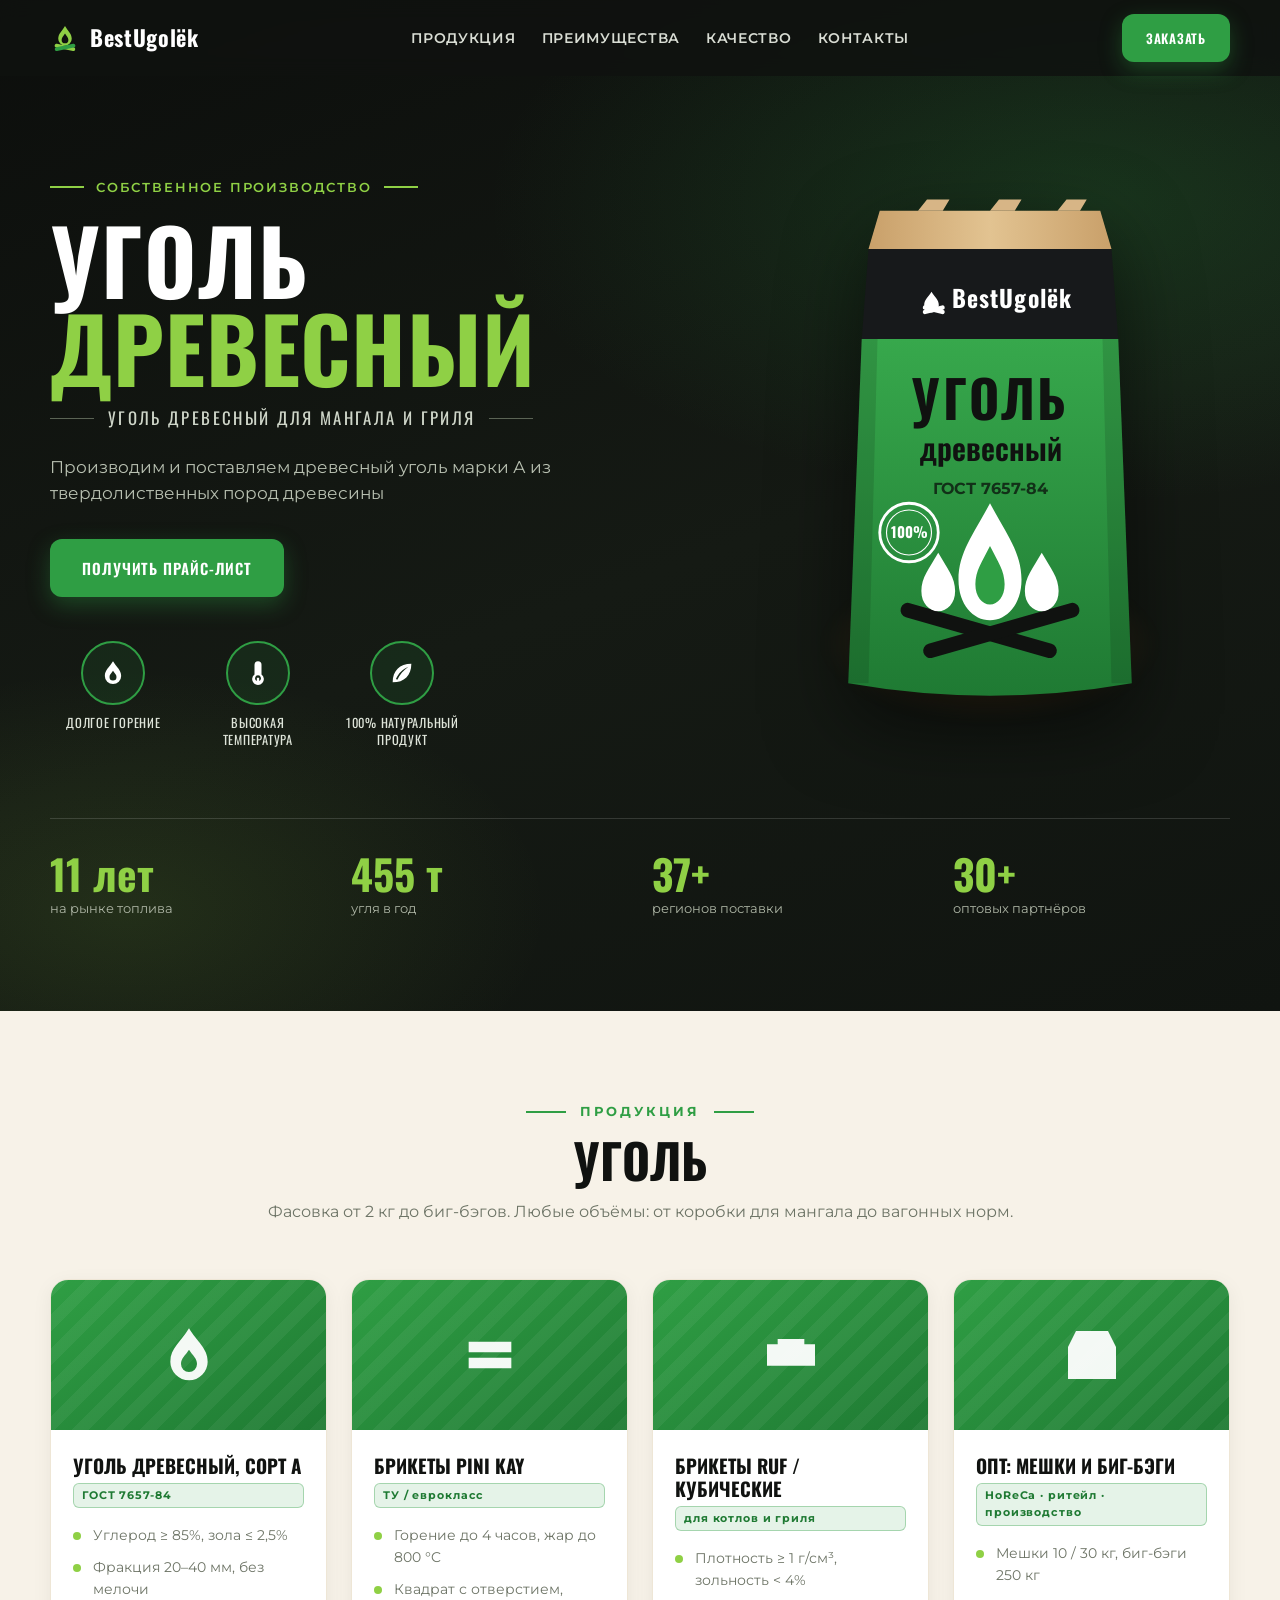
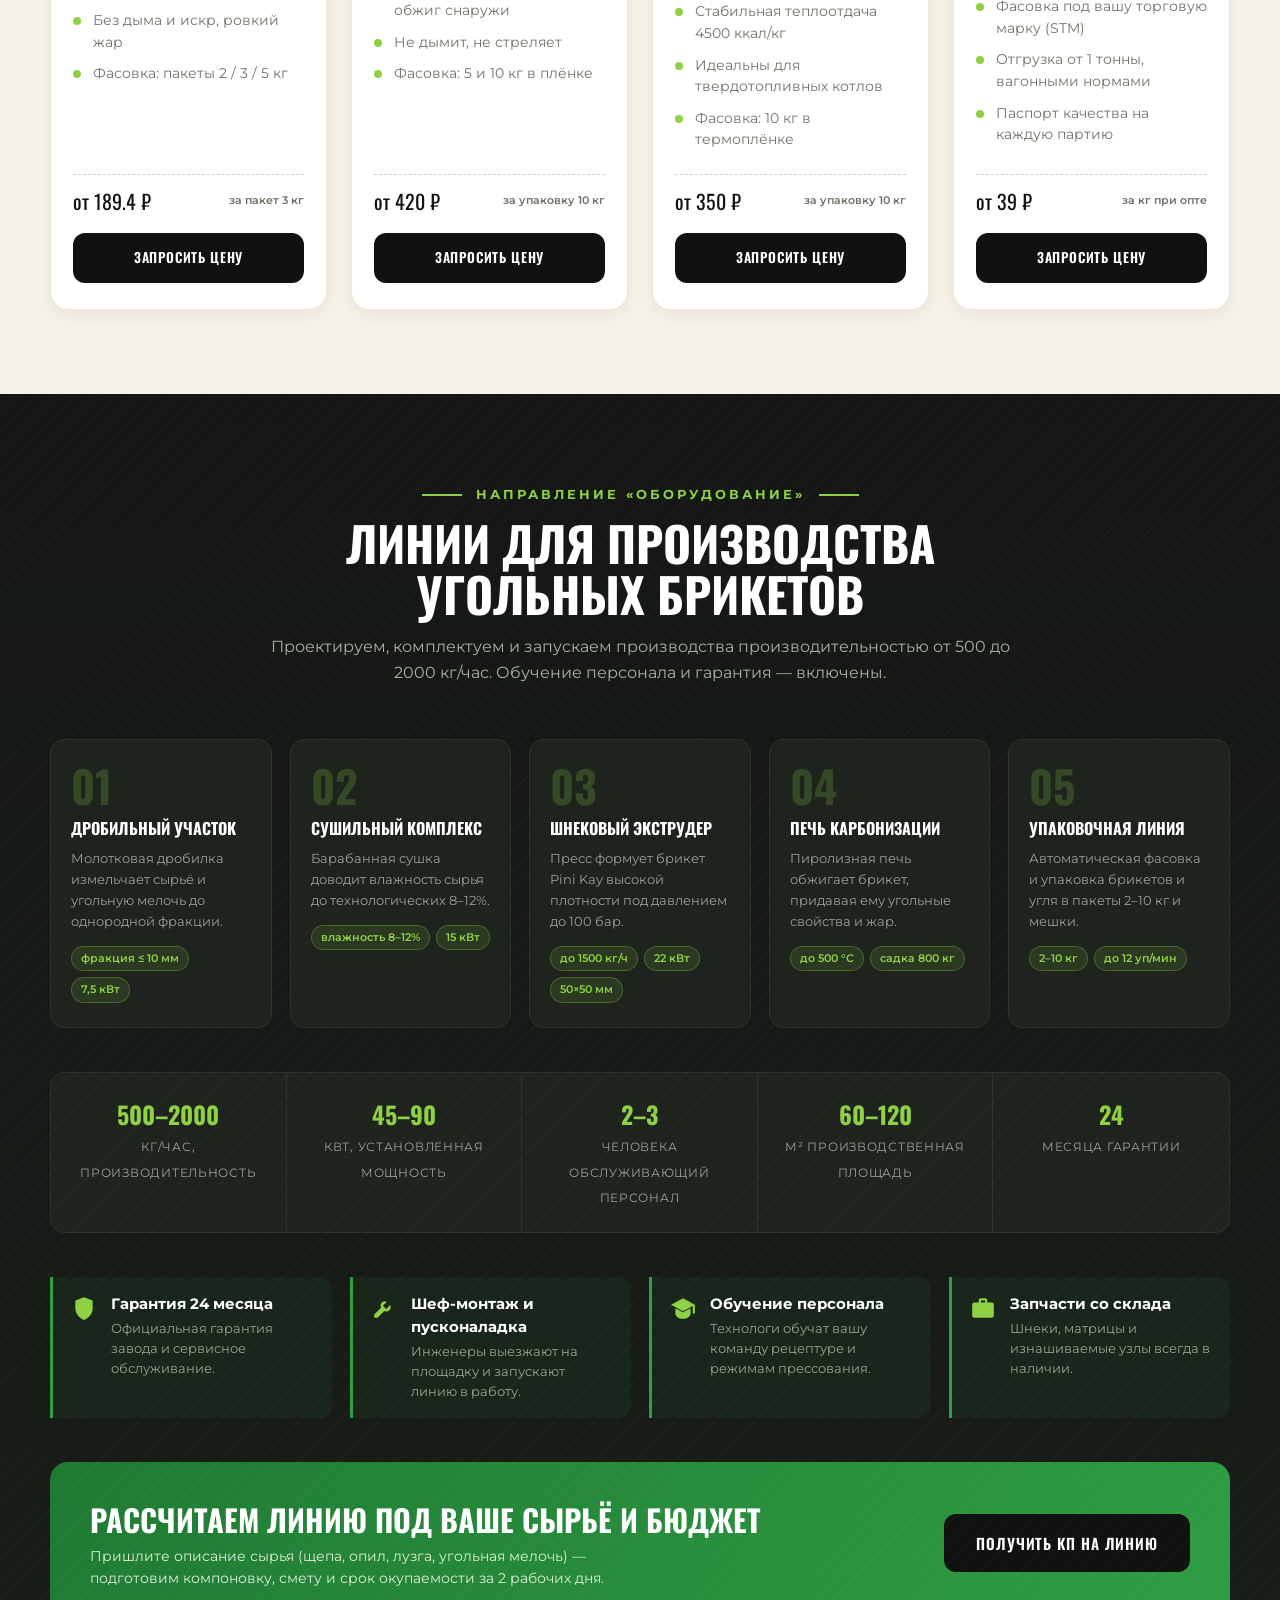
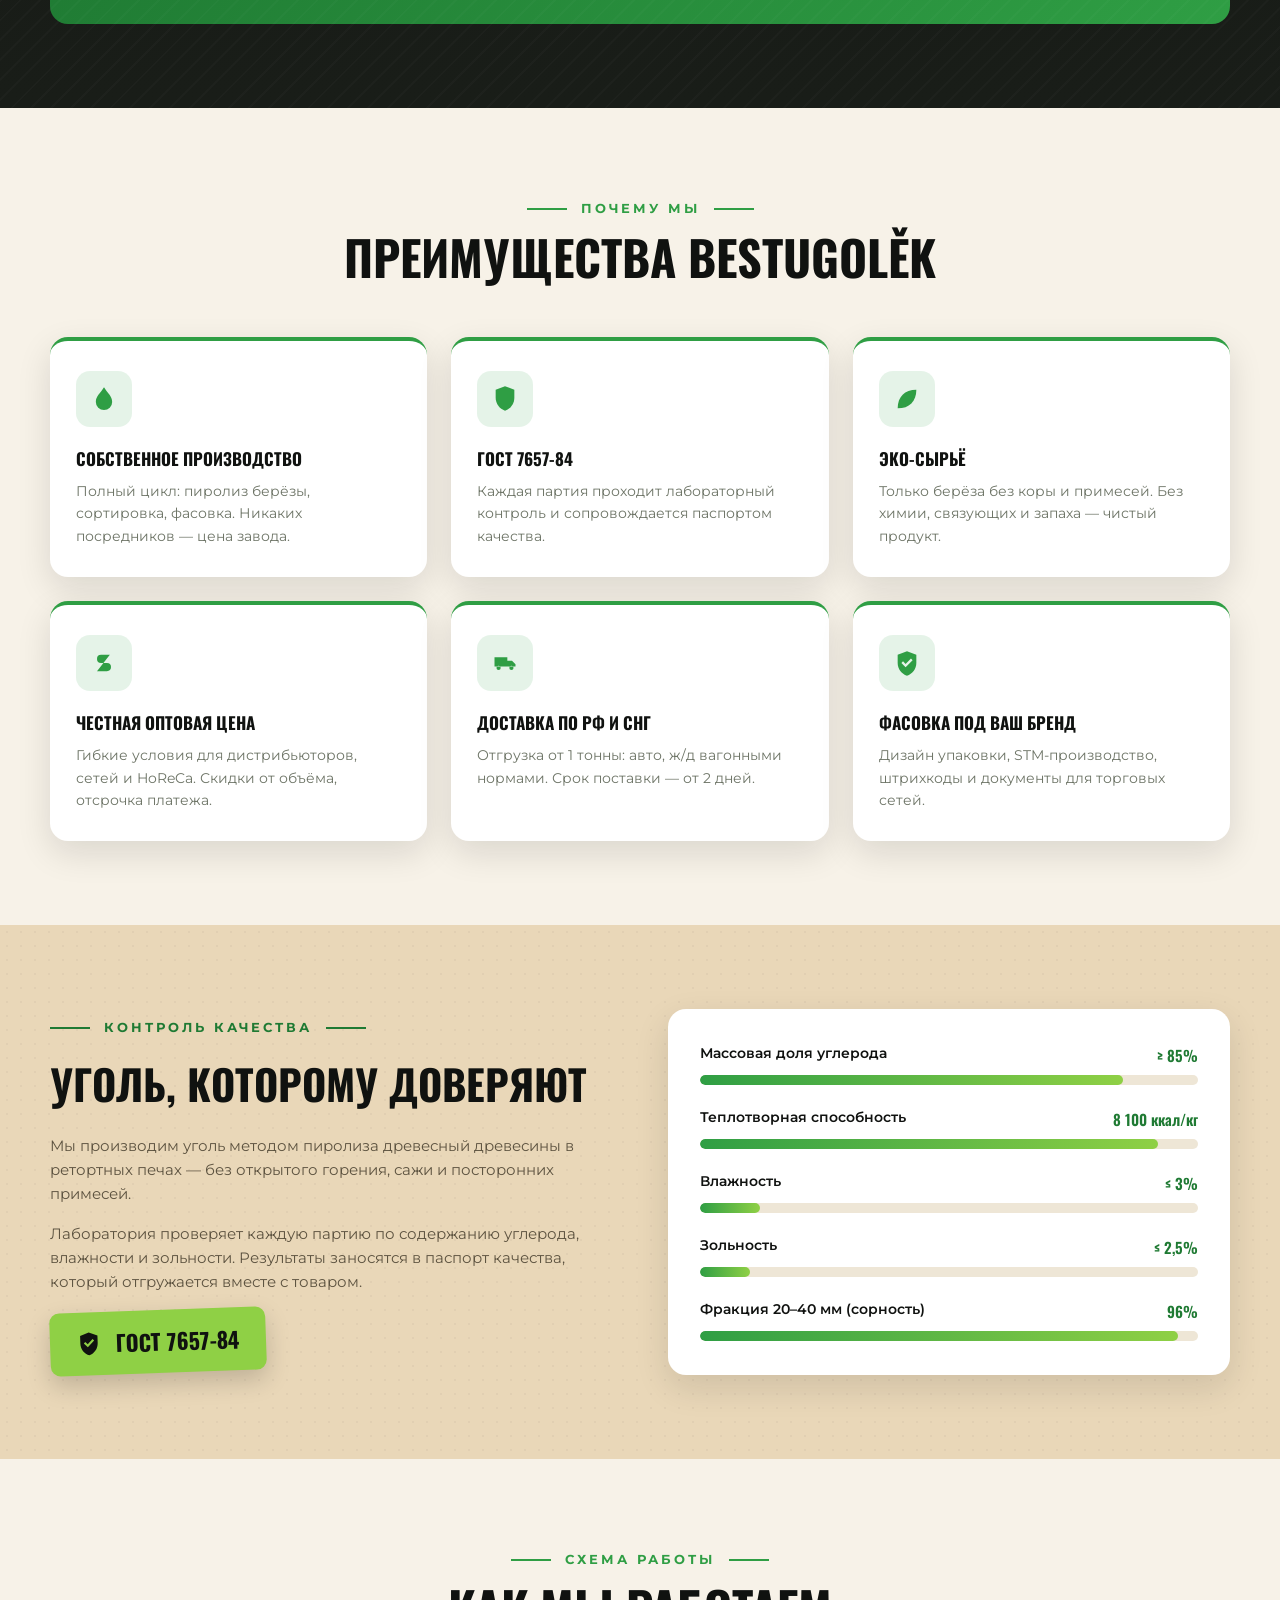
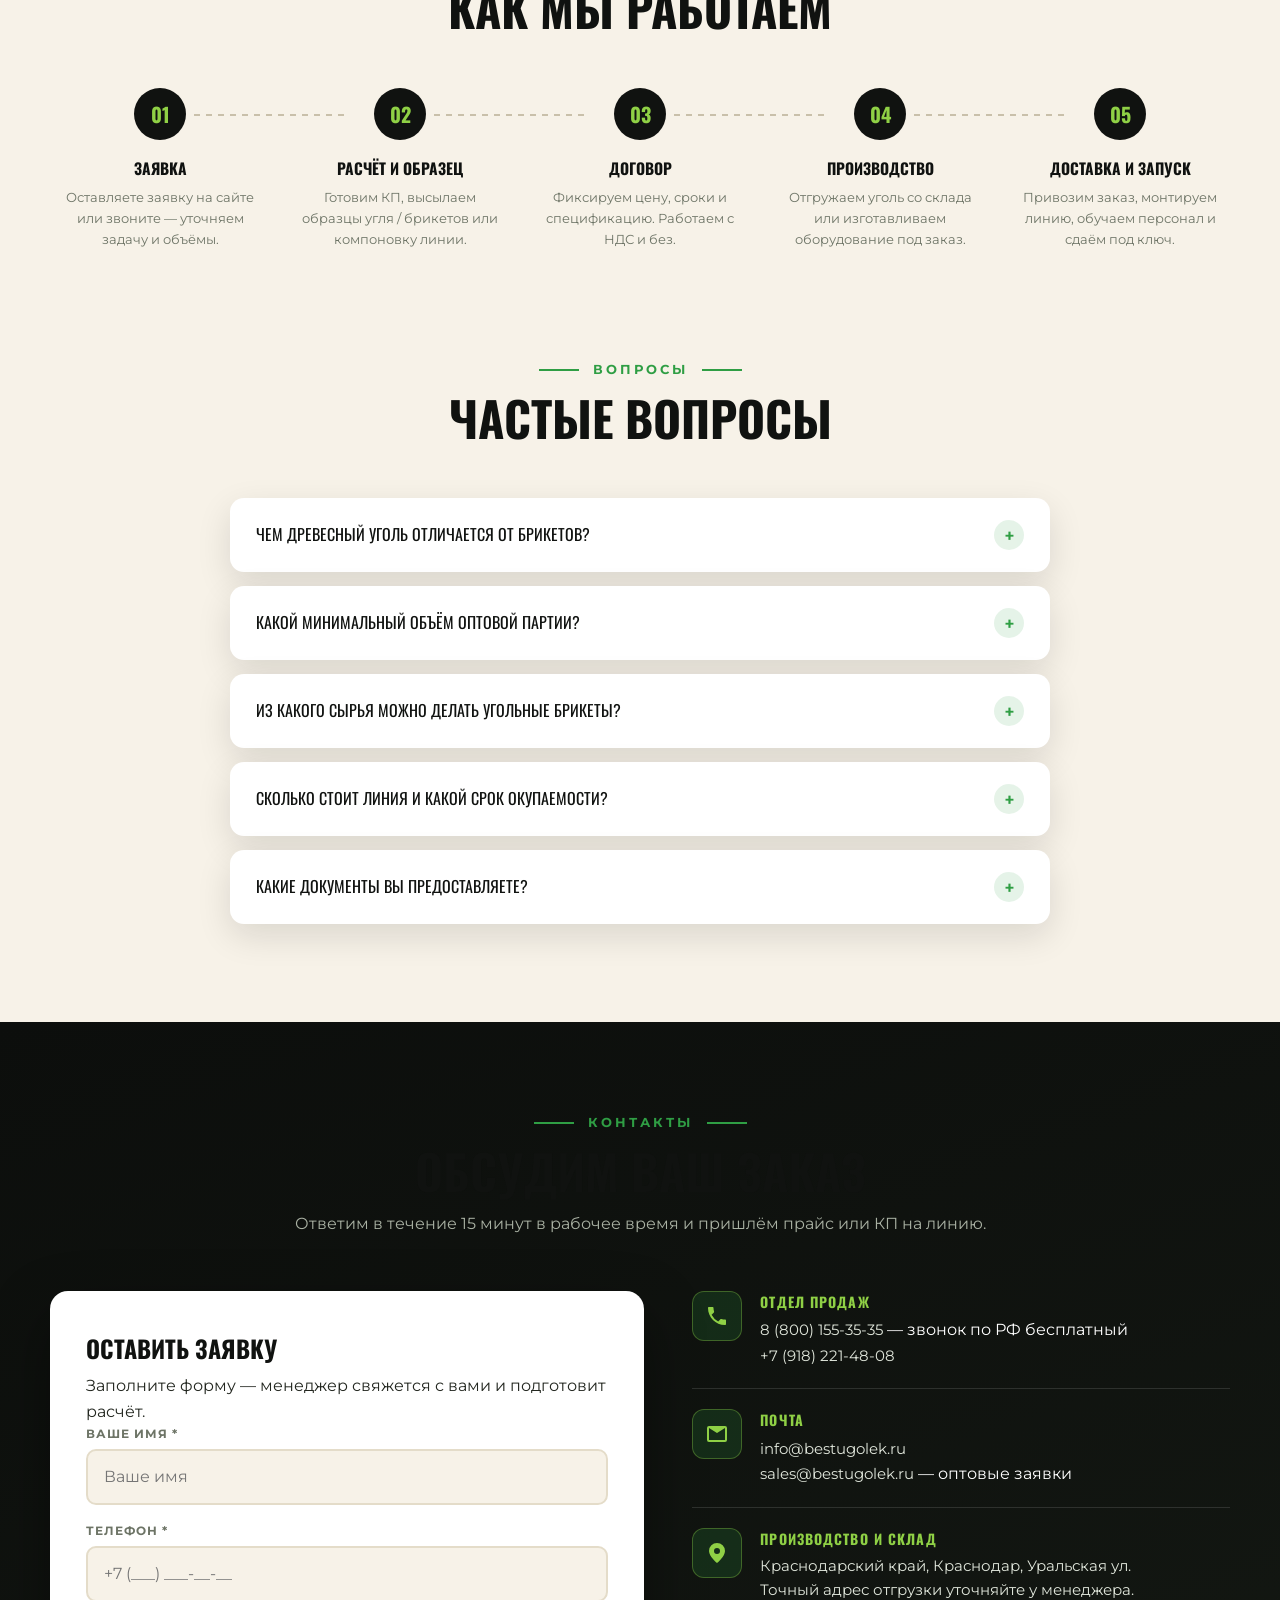
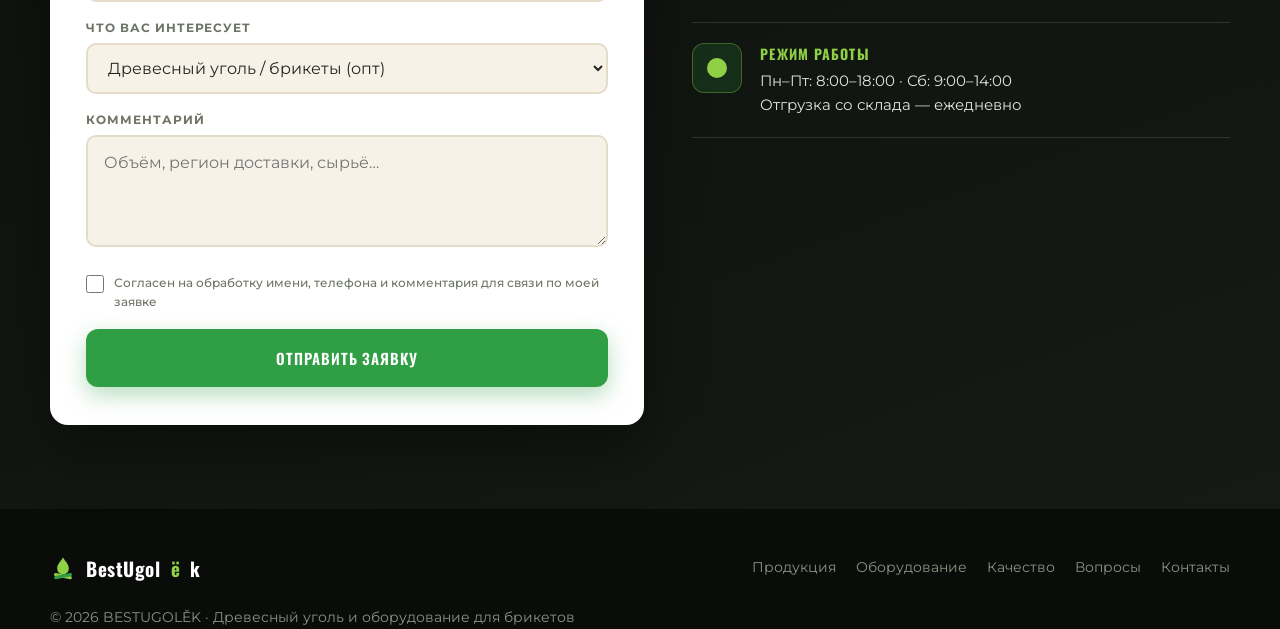
<file: index.html>
<!DOCTYPE html>
<html lang="ru">
<head>
<meta charset="UTF-8">
<meta name="application-name" content="BESTUGOLĚK">
<meta property="og:site_name" content="BESTUGOLĚK">
<meta property="og:title" content="BESTUGOLĚK — древесный уголь">
<meta property="og:description" content="Уголь и брикеты от производителя. Оптовые поставки по России и оборудование для производства брикетов под ключ.">
<meta property="og:type" content="website">
<meta name="viewport" content="width=device-width, initial-scale=1.0, viewport-fit=cover">
<title>BESTUGOLĚK — древесный уголь от производителя | Оборудование для угольных брикетов</title>
<meta name="description" content="Древесный уголь и брикеты от производителя по ГОСТ 7657-84. Оборудование и линии для производства угольных брикетов под ключ. Оптовые поставки по всей России.">
<link rel="preconnect" href="https://fonts.googleapis.com">
<link rel="preconnect" href="https://fonts.gstatic.com" crossorigin>
<link href="https://fonts.googleapis.com/css2?family=Oswald:wght@500;600;700&family=Montserrat:wght@400;500;600;700&display=swap" rel="stylesheet">
<link rel="stylesheet" href="./styles.css?v=mobile-2">
</head>
<body>
<a class="skip-link" href="#main">Перейти к содержимому</a>

<!-- ================= HEADER ================= -->
<header id="header">
  <div class="container header-inner">
    <a href="#top" class="logo" aria-label="BestUgolёk — на главную">
      <svg width="30" height="30" viewBox="0 0 40 40" fill="none">
        <path d="M20 4c4 7 9 10 9 17a9 9 0 0 1-18 0c0-7 5-10 9-17z" fill="#8fd045"/>
        <path d="M20 14c2 3.5 4.5 5 4.5 8.5a4.5 4.5 0 0 1-9 0c0-3.5 2.5-5 4.5-8.5z" fill="#101210"/>
        <rect x="6" y="30" width="28" height="5" rx="2.5" transform="rotate(12 20 32)" fill="#8fd045"/>
        <rect x="6" y="30" width="28" height="5" rx="2.5" transform="rotate(-12 20 32)" fill="#2f9e44"/>
      </svg>
      BestUgolёk
    </a>
    <nav class="main" id="nav" aria-label="Основная навигация">
      <a href="#products">Продукция</a>
      <a href="#advantages">Преимущества</a>
      <a href="#quality">Качество</a>
      <a href="#contacts">Контакты</a>
    </nav>
    <a href="#contacts" class="btn btn-primary header-cta">Заказать</a>
    <button type="button" class="burger" id="burger" aria-label="Открыть меню" aria-expanded="false" aria-controls="nav"><span></span><span></span><span></span></button>
  </div>
</header>

<main id="main">
<!-- ================= HERO ================= -->
<div class="hero" id="top">
  
  <div class="container">
     <div id="embers"></div>
    <div class="hero-grid">
      <div>
        <span class="hero-kicker">Собственное производство</span>
        <h1>Уголь<br><span class="green">древесный</span></h1>
        <p class="hero-sub">Уголь древесный для мангала и гриля</p>
        <p class="hero-lead">Производим и поставляем древесный уголь марки А из твердолиственных пород древесины</p>
        <div class="hero-actions">
          <a href="#contacts" class="btn btn-primary" data-interest="opt">Получить прайс-лист</a>
        </div>
        <div class="hero-badges">
          <div class="hbadge"><div class="ic"><svg viewBox="0 0 24 24"><path d="M12 2c3 5 7 7.5 7 12.5A7 7 0 0 1 5 14.5C5 9.5 9 7 12 2zm0 8c-1.4 2.2-3 3.2-3 5.4a3 3 0 0 0 6 0c0-2.2-1.6-3.2-3-5.4z"/></svg></div><p>Долгое горение</p></div>
          <div class="hbadge"><div class="ic"><svg viewBox="0 0 24 24"><path d="M12 2a3 3 0 0 1 3 3v8.2a5 5 0 1 1-6 0V5a3 3 0 0 1 3-3zm0 12a2.5 2.5 0 0 0-1 4.8V16h2v2.8a2.5 2.5 0 0 0-1-4.8z"/></svg></div><p>Высокая температура</p></div>
          <div class="hbadge"><div class="ic"><svg viewBox="0 0 24 24"><path d="M20 4C10 4 4 10 4 20c10 0 16-6 16-16zM6.8 17.2C9 12 13 8.5 17.5 6.6 13.5 9.5 10 13 8 17.8z"/></svg></div><p>100% натуральный продукт</p></div>
        </div>
      </div>
      <div class="hero-visual">
        <!-- Фирменный мешок -->
        <svg class="bag-svg" viewBox="0 0 320 470" role="img" aria-label="Мешок древесного угля BestUgolёk">
          <defs>
            <linearGradient id="gGreen" x1="0" y1="0" x2="0" y2="1">
              <stop offset="0" stop-color="#37a84c"/><stop offset="1" stop-color="#1f7a33"/>
            </linearGradient>
            <linearGradient id="gKraft" x1="0" y1="0" x2="1" y2="0">
              <stop offset="0" stop-color="#c9a06a"/><stop offset=".5" stop-color="#e2c391"/><stop offset="1" stop-color="#c9a06a"/>
            </linearGradient>
          </defs>
          <path d="M62 14 L258 14 L268 48 L52 48 Z" fill="url(#gKraft)"/>
          <path d="M96 14 l8 -10 h20 l-6 10z M160 14 l8 -10 h20 l-6 10z M220 14 l8 -10 h18 l-6 10z" fill="#d7b586"/>
          <path d="M52 48 L268 48 L274 128 L46 128 Z" fill="#17191b"/>
          <g transform="translate(160,92)">
            <path d="M-52 -6c3 5 6.5 7 6.5 12a6.5 6.5 0 0 1-13 0c0-5 3.5-7 6.5-12z" fill="#fff"/>
            <rect x="-60" y="8" width="20" height="4" rx="2" transform="rotate(14 -50 10)" fill="#fff"/>
            <rect x="-60" y="8" width="20" height="4" rx="2" transform="rotate(-14 -50 10)" fill="#fff"/>
            <text x="-34" y="8" font-family="Oswald,sans-serif" font-weight="700" font-size="21" fill="#fff" letter-spacing="1">BestUgolёk</text>
          </g>
          <path d="M46 128 L274 128 L286 434 Q160 456 34 434 Z" fill="url(#gGreen)"/>
          <path d="M46 128 L60 128 L52 434 L34 434 Z" fill="#000" opacity=".12"/>
          <path d="M274 128 L260 128 L268 434 L286 434 Z" fill="#000" opacity=".12"/>
          <text x="160" y="200" text-anchor="middle" font-family="Oswald,sans-serif" font-weight="700" font-size="46" fill="#101210" letter-spacing="2">УГОЛЬ</text>
          <text x="160" y="236" text-anchor="middle" font-family="Oswald,sans-serif" font-weight="600" font-size="27" fill="#101210">древесный</text>
          <text x="160" y="266" text-anchor="middle" font-family="Montserrat,sans-serif" font-weight="700" font-size="14" fill="#123018">ГОСТ 7657-84</text>
          <g transform="translate(88,300)">
            <circle r="26" fill="none" stroke="#fff" stroke-width="2.5"/>
            <circle r="20" fill="none" stroke="#fff" stroke-width="1"/>
            <text y="5" text-anchor="middle" font-family="Oswald,sans-serif" font-weight="700" font-size="13" fill="#fff">100%</text>
          </g>
          <g transform="translate(160,352)">
            <rect x="-72" y="30" width="144" height="13" rx="6.5" transform="rotate(16)" fill="#101210"/>
            <rect x="-72" y="30" width="144" height="13" rx="6.5" transform="rotate(-16)" fill="#101210"/>
            <path d="M0 -78 C15 -50 28 -34 28 -10 C28 12 15 26 0 26 C-15 26 -28 12 -28 -10 C-28 -34 -15 -50 0 -78 Z" fill="#fff"/>
            <path d="M0 -40 C7 -26 13 -18 13 -6 C13 5 7 12 0 12 C-7 12 -13 5 -13 -6 C-13 -18 -7 -26 0 -40 Z" fill="#2f9e44"/>
            <path d="M-46 -34 C-38 -20 -31 -12 -31 0 C-31 11 -38 18 -46 18 C-54 18 -61 11 -61 0 C-61 -12 -54 -20 -46 -34 Z" fill="#fff"/>
            <path d="M46 -34 C54 -20 61 -12 61 0 C61 11 54 18 46 18 C38 18 31 11 31 0 C31 -12 38 -20 46 -34 Z" fill="#fff"/>
          </g>
        </svg>
      </div>
    </div>

            <div class="hero-stats">
      <div class="stat"><b><span class="counter" data-count="12">0</span> лет</b><span>на рынке топлива</span></div>
      <div class="stat"><b><span class="counter" data-count="500">0</span> т</b><span>угля в год</span></div>
      <div class="stat"><b><span class="counter" data-count="40">0</span>+</b><span>регионов поставки</span></div>
      <div class="stat"><b><span class="counter" data-count="32">0</span>+</b><span>оптовых партнёров</span></div>
    </div>
  </div>
</div>

<!-- ================= PRODUCTS ================= -->
<section id="products">
  <div class="container">
    <div class="section-head reveal">
      <span class="overline">Продукция</span>
      <h2>Уголь</h2>
      <p>Фасовка от 2 кг до биг-бэгов. Любые объёмы: от коробки для мангала до вагонных норм.</p>
    </div>
    <div class="products-grid">
      <article class="pcard reveal">
        <div class="pcard-media"><svg viewBox="0 0 24 24"><path d="M12 2c3 5 7 7.5 7 12.5A7 7 0 0 1 5 14.5C5 9.5 9 7 12 2zm0 8c-1.4 2.2-3 3.2-3 5.4a3 3 0 0 0 6 0c0-2.2-1.6-3.2-3-5.4z"/></svg></div>
        <div class="pcard-body">
          <h3>Уголь древесный, сорт А</h3>
          <span class="gost">ГОСТ 7657-84</span>
          <ul>
            <li>Углерод ≥ 85%, зола ≤ 2,5%</li>
            <li>Фракция 20–40 мм, без мелочи</li>
            <li>Без дыма и искр, ровкий жар</li>
            <li>Фасовка: пакеты 2 / 3 / 5 кг</li>
          </ul>
          <div class="price">от 189.4 ₽ <small>за пакет 3 кг</small></div>
          <a href="#contacts" class="btn btn-dark" data-interest="opt">Запросить цену</a>
        </div>
      </article>
      <article class="pcard reveal d1">
        <div class="pcard-media"><svg viewBox="0 0 24 24"><path d="M4 7h16v4H4zM4 13h16v4H4z"/></svg></div>
        <div class="pcard-body">
          <h3>Брикеты Pini&nbsp;Kay</h3>
          <span class="gost">ТУ / еврокласс</span>
          <ul>
            <li>Горение до 4 часов, жар до 800 °C</li>
            <li>Квадрат с отверстием, обжиг снаружи</li>
            <li>Не дымит, не стреляет</li>
            <li>Фасовка: 5 и 10 кг в плёнке</li>
          </ul>
          <div class="price">от 420 ₽ <small>за упаковку 10 кг</small></div>
          <a href="#contacts" class="btn btn-dark" data-interest="opt">Запросить цену</a>
        </div>
      </article>
      <article class="pcard reveal d2">
        <div class="pcard-media"><svg viewBox="0 0 24 24"><path d="M3 8h18v8H3z M7 8V6h10v2"/></svg></div>
        <div class="pcard-body">
          <h3>Брикеты RUF / кубические</h3>
          <span class="gost">для котлов и гриля</span>
          <ul>
            <li>Плотность ≥ 1 г/см³, зольность &lt; 4%</li>
            <li>Стабильная теплоотдача 4500 ккал/кг</li>
            <li>Идеальны для твердотопливных котлов</li>
            <li>Фасовка: 10 кг в термоплёнке</li>
          </ul>
          <div class="price">от 350 ₽ <small>за упаковку 10 кг</small></div>
          <a href="#contacts" class="btn btn-dark" data-interest="opt">Запросить цену</a>
        </div>
      </article>
      <article class="pcard reveal d3">
        <div class="pcard-media"><svg viewBox="0 0 24 24"><path d="M6 3h12l3 6v12H3V9l3-6zm-1 8h14M9 3v6M15 3v6"/></svg></div>
        <div class="pcard-body">
          <h3>Опт: мешки и биг-бэги</h3>
          <span class="gost">HoReCa · ритейл · производство</span>
          <ul>
            <li>Мешки 10 / 30 кг, биг-бэги 250 кг</li>
            <li>Фасовка под вашу торговую марку (STM)</li>
            <li>Отгрузка от 1 тонны, вагонными нормами</li>
            <li>Паспорт качества на каждую партию</li>
          </ul>
          <div class="price">от 39 ₽ <small>за кг при опте</small></div>
          <a href="#contacts" class="btn btn-dark" data-interest="opt">Запросить цену</a>
        </div>
      </article>
    </div>
  </div>
</section>

<!-- ================= EQUIPMENT ================= -->
<section id="equipment" class="dark">
  <div class="container">
    <div class="section-head reveal">
      <span class="overline">Направление «Оборудование»</span>
      <h2>Линии для производства угольных брикетов</h2>
      <p>Проектируем, комплектуем и запускаем производства производительностью от 500 до 2000 кг/час. Обучение персонала и гарантия — включены.</p>
    </div>

    <div class="eq-grid">
      <div class="eq-card reveal"><div class="eq-num">01</div><h3>Дробильный участок</h3><p>Молотковая дробилка измельчает сырьё и угольную мелочь до однородной фракции.</p><div class="chips"><span class="chip">фракция ≤ 10 мм</span><span class="chip">7,5 кВт</span></div></div>
      <div class="eq-card reveal d1"><div class="eq-num">02</div><h3>Сушильный комплекс</h3><p>Барабанная сушка доводит влажность сырья до технологических 8–12%.</p><div class="chips"><span class="chip">влажность 8–12%</span><span class="chip">15 кВт</span></div></div>
      <div class="eq-card reveal d2"><div class="eq-num">03</div><h3>Шнековый экструдер</h3><p>Пресс формует брикет Pini Kay высокой плотности под давлением до 100 бар.</p><div class="chips"><span class="chip">до 1500 кг/ч</span><span class="chip">22 кВт</span><span class="chip">50×50 мм</span></div></div>
      <div class="eq-card reveal d3"><div class="eq-num">04</div><h3>Печь карбонизации</h3><p>Пиролизная печь обжигает брикет, придавая ему угольные свойства и жар.</p><div class="chips"><span class="chip">до 500 °C</span><span class="chip">садка 800 кг</span></div></div>
      <div class="eq-card reveal d4"><div class="eq-num">05</div><h3>Упаковочная линия</h3><p>Автоматическая фасовка и упаковка брикетов и угля в пакеты 2–10 кг и мешки.</p><div class="chips"><span class="chip">2–10 кг</span><span class="chip">до 12 уп/мин</span></div></div>
    </div>

       <div class="eq-specs reveal">
      <div class="eq-spec"><b>500–2000</b><span>кг/час, производительность</span></div>
      <div class="eq-spec"><b>45–90</b><span>кВт, установленная мощность</span></div>
      <div class="eq-spec"><b>2–3</b><span>человека обслуживающий персонал</span></div>
      <div class="eq-spec"><b>60–120</b><span>м² производственная площадь</span></div>
      <div class="eq-spec"><b>24</b><span>месяца гарантии</span></div>
    </div>

        <div class="eq-services">
      <div class="eq-srv reveal">
        <svg viewBox="0 0 24 24"><path d="M12 2l8 3v7c0 5-3.4 9.4-8 11-4.6-1.6-8-6-8-11V5l8-3z"/></svg>
        <div><b>Гарантия 24 месяца</b><p>Официальная гарантия завода и сервисное обслуживание.</p></div>
      </div>
      <div class="eq-srv reveal d1">
        <svg viewBox="0 0 24 24"><path d="M14.7 6.3a4 4 0 0 0-5.4 5.4L3 18v3h3l6.3-6.3a4 4 0 0 0 5.4-5.4L14 13l-3-3 3.7-3.7z"/></svg>
        <div><b>Шеф-монтаж и пусконаладка</b><p>Инженеры выезжают на площадку и запускают линию в работу.</p></div>
      </div>
      <div class="eq-srv reveal d2">
        <svg viewBox="0 0 24 24"><path d="M12 3L1 9l11 6 9-4.9V17h2V9L12 3zm-7 9.2V17c0 2.8 3.1 5 7 5s7-2.2 7-5v-4.8l-7 3.8-7-3.8z"/></svg>
        <div><b>Обучение персонала</b><p>Технологи обучат вашу команду рецептуре и режимам прессования.</p></div>
      </div>
      <div class="eq-srv reveal d3">
        <svg viewBox="0 0 24 24"><path d="M20 7h-4V5a2 2 0 0 0-2-2h-4a2 2 0 0 0-2 2v2H4a2 2 0 0 0-2 2v10a2 2 0 0 0 2 2h16a2 2 0 0 0 2-2V9a2 2 0 0 0-2-2zM10 5h4v2h-4z"/></svg>
        <div><b>Запчасти со склада</b><p>Шнеки, матрицы и изнашиваемые узлы всегда в наличии.</p></div>
      </div>
    </div>

    <div class="eq-cta reveal">
      <div>
        <h3>Рассчитаем линию под ваше сырьё и бюджет</h3>
        <p>Пришлите описание сырья (щепа, опил, лузга, угольная мелочь) — подготовим компоновку, смету и срок окупаемости за 2 рабочих дня.</p>
      </div>
      <a href="#contacts" class="btn btn-dark" data-interest="eq">Получить КП на линию</a>
    </div>
  </div>
</section>

<!-- ================= ADVANTAGES ================= -->
<section id="advantages">
  <div class="container">
    <div class="section-head reveal">
      <span class="overline">Почему мы</span>
      <h2>Преимущества BESTUGOLĚK</h2>
    </div>
    <div class="adv-grid">
      <div class="adv reveal"><div class="ic"><svg viewBox="0 0 24 24"><path d="M12 2c3 5 7 7.5 7 12.5A7 7 0 0 1 5 14.5C5 9.5 9 7 12 2z"/></svg></div><h3>Собственное производство</h3><p>Полный цикл: пиролиз берёзы, сортировка, фасовка. Никаких посредников — цена завода.</p></div>
      <div class="adv reveal d1"><div class="ic"><svg viewBox="0 0 24 24"><path d="M12 1l8 3v7c0 5.2-3.4 9.6-8 11-4.6-1.4-8-5.8-8-11V4l8-3z"/></svg></div><h3>ГОСТ 7657-84</h3><p>Каждая партия проходит лабораторный контроль и сопровождается паспортом качества.</p></div>
      <div class="adv reveal d2"><div class="ic"><svg viewBox="0 0 24 24"><path d="M20 4C10 4 4 10 4 20c10 0 16-6 16-16z"/></svg></div><h3>Эко-сырьё</h3><p>Только берёза без коры и примесей. Без химии, связующих и запаха — чистый продукт.</p></div>
      <div class="adv reveal"><div class="ic"><svg viewBox="0 0 24 24"><path d="M12 1v22M17 5H9.5a3.5 3.5 0 0 0 0 7h5a3.5 3.5 0 0 1 0 7H6"/></svg></div><h3>Честная оптовая цена</h3><p>Гибкие условия для дистрибьюторов, сетей и HoReCa. Скидки от объёма, отсрочка платежа.</p></div>
      <div class="adv reveal d1"><div class="ic"><svg viewBox="0 0 24 24"><path d="M3 7h11v8H3zM14 10h4l3 3v2h-7zM6.5 18a1.8 1.8 0 1 0 0-3.6 1.8 1.8 0 0 0 0 3.6zm11 0a1.8 1.8 0 1 0 0-3.6 1.8 1.8 0 0 0 0 3.6z"/></svg></div><h3>Доставка по РФ и СНГ</h3><p>Отгрузка от 1 тонны: авто, ж/д вагонными нормами. Срок поставки — от 2 дней.</p></div>
      <div class="adv reveal d2"><div class="ic"><svg viewBox="0 0 24 24"><path d="M12 2l8 3v7c0 5-3.4 9.4-8 11-4.6-1.6-8-6-8-11V5l8-3zm-1.2 13.6l6-6-1.4-1.4-4.6 4.6-2.2-2.2-1.4 1.4 3.6 3.6z"/></svg></div><h3>Фасовка под ваш бренд</h3><p>Дизайн упаковки, STM-производство, штрихкоды и документы для торговых сетей.</p></div>
    </div>
  </div>
</section>

<!-- ================= QUALITY ================= -->
<section id="quality" class="quality">
  <div class="container q-grid">
    <div class="q-text reveal">
      <span class="overline">Контроль качества</span>
      <h2>Уголь, которому доверяют</h2>
      <p>Мы производим уголь методом пиролиза древесный древесины в ретортных печах — без открытого горения, сажи и посторонних примесей.</p>
      <p>Лаборатория проверяет каждую партию по содержанию углерода, влажности и зольности. Результаты заносятся в паспорт качества, который отгружается вместе с товаром.</p>
      <div class="gost-badge"><svg viewBox="0 0 24 24"><path d="M12 1l8 3v7c0 5.2-3.4 9.6-8 11-4.6-1.4-8-5.8-8-11V4l8-3zm-1.2 13.6l6-6-1.4-1.4-4.6 4.6-2.2-2.2-1.4 1.4 3.6 3.6z"/></svg>ГОСТ 7657-84</div>
    </div>
    <div class="bars reveal d1">
      <div class="bar-row"><div class="lbl">Массовая доля углерода <span>≥ 85%</span></div><div class="bar"><i style="--value:85%" aria-hidden="true"></i></div></div>
      <div class="bar-row"><div class="lbl">Теплотворная способность <span>8 100 ккал/кг</span></div><div class="bar"><i style="--value:92%" aria-hidden="true"></i></div></div>
      <div class="bar-row"><div class="lbl">Влажность <span>≤ 3%</span></div><div class="bar"><i style="--value:12%" aria-hidden="true"></i></div></div>
      <div class="bar-row"><div class="lbl">Зольность <span>≤ 2,5%</span></div><div class="bar"><i style="--value:10%" aria-hidden="true"></i></div></div>
      <div class="bar-row"><div class="lbl">Фракция 20–40 мм (сорность) <span>96%</span></div><div class="bar"><i style="--value:96%" aria-hidden="true"></i></div></div>
    </div>
  </div>
</section>

<!-- ================= STEPS ================= -->
<section id="steps">
  <div class="container">
    <div class="section-head reveal">
      <span class="overline">Схема работы</span>
      <h2>Как мы работаем</h2>
    </div>
    <div class="steps">
      <div class="step reveal"><h3>Заявка</h3><p>Оставляете заявку на сайте или звоните — уточняем задачу и объёмы.</p></div>
      <div class="step reveal d1"><h3>Расчёт и образец</h3><p>Готовим КП, высылаем образцы угля / брикетов или компоновку линии.</p></div>
      <div class="step reveal d2"><h3>Договор</h3><p>Фиксируем цену, сроки и спецификацию. Работаем с НДС и без.</p></div>
      <div class="step reveal d3"><h3>Производство</h3><p>Отгружаем уголь со склада или изготавливаем оборудование под заказ.</p></div>
      <div class="step reveal d4"><h3>Доставка и запуск</h3><p>Привозим заказ, монтируем линию, обучаем персонал и сдаём под ключ.</p></div>
    </div>
  </div>
</section>

<!-- ================= FAQ ================= -->
<section id="faq" style="padding-top:20px">
  <div class="container">
    <div class="section-head reveal">
      <span class="overline">Вопросы</span>
      <h2>Частые вопросы</h2>
    </div>
    <div class="faq-wrap">
      <div class="faq-item reveal">
        <button type="button" class="faq-q">Чем древесный уголь отличается от брикетов?<span class="pm"></span></button>
        <div class="faq-a"><p>Древесный уголь быстрее разгорается и даёт классический «шашлычный» жар — оптимален для мангалов и грилей. Брикеты горят дольше (до 4 часов) и держат стабильную температуру, поэтому удобны для казанов, коптилен и твердотопливных котлов.</p></div>
      </div>
      <div class="faq-item reveal">
        <button type="button" class="faq-q">Какой минимальный объём оптовой партии?<span class="pm"></span></button>
        <div class="faq-a"><p>Отгрузка угля и брикетов — от 1 тонны (микс фасовок допускается). Для торговых сетей и HoReCa возможна фасовка под собственную торговую марку от 500 кг.</p></div>
      </div>
      <div class="faq-item reveal">
        <button type="button" class="faq-q">Из какого сырья можно делать угольные брикеты?<span class="pm"></span></button>
        <div class="faq-a"><p>Линии BESTUGOLĚK работают с древесной щепой, опилом, лузгой, торфом, а также с угольной мелочью и коксовым отсевом. Технологи подберут рецептуру и связующее под ваше сырьё.</p></div>
      </div>
      <div class="faq-item reveal">
        <button type="button" class="faq-q">Сколько стоит линия и какой срок окупаемости?<span class="pm"></span></button>
        <div class="faq-a"><p>Стоимость зависит от производительности и комплектации — коммерческое предложение готовим за 2 рабочих дня. Средний срок окупаемости линии при двухсменной работе — 12–18 месяцев.</p></div>
      </div>
      <div class="faq-item reveal">
        <button type="button" class="faq-q">Какие документы вы предоставляете?<span class="pm"></span></button>
        <div class="faq-a"><p>Паспорт качества на партию, сертификат соответствия, протокол лаборатории, УПД и счёт-фактуру. Для оборудования — паспорта изделий, сертификаты ТР ТС и гарантийные талоны.</p></div>
      </div>
    </div>
  </div>
</section>

<!-- ================= CONTACTS ================= -->
<section id="contacts" class="contacts">
  <div class="container">
    <div class="section-head reveal">
      <span class="overline">Контакты</span>
      <h2>Обсудим ваш заказ</h2>
      <p style="color:#a9b1a3">Ответим в течение 15 минут в рабочее время и пришлём прайс или КП на линию.</p>
    </div>
    <div class="c-grid">
      <div class="form-card reveal">
        <form id="leadForm" name="lead" method="POST" data-netlify="true" netlify-honeypot="bot-field">
          <input type="hidden" name="form-name" value="lead">
          <p hidden><label>Не заполняйте это поле <input name="bot-field" tabindex="-1" autocomplete="off"></label></p>
          <h3>Оставить заявку</h3>
          <p>Заполните форму — менеджер свяжется с вами и подготовит расчёт.</p>
          <div class="f-row"><label for="name">Ваше имя *</label><input id="name" name="name" type="text" required autocomplete="name" maxlength="100" placeholder="Ваше имя"></div>
          <div class="f-row"><label for="phone">Телефон *</label><input id="phone" name="phone" type="tel" required autocomplete="tel" inputmode="tel" minlength="10" maxlength="24" title="Введите телефон: от 10 цифр, можно использовать +, скобки и пробелы" placeholder="+7 (___) ___-__-__"></div>
          <div class="f-row"><label for="interest">Что вас интересует</label>
            <select id="interest" name="interest">
              <option value="opt">Древесный уголь / брикеты (опт)</option>
              <option value="rose">Древесный уголь / брикеты (розница)</option>
              <option value="eq">Оборудование для брикетов</option>
              <option value="stm">Фасовка под свою марку (STM)</option>
            </select>
          </div>
          <div class="f-row"><label for="msg">Комментарий</label><textarea id="msg" name="msg" maxlength="3000" placeholder="Объём, регион доставки, сырьё…"></textarea></div>
          <label class="consent"><input type="checkbox" name="consent" value="yes" required> Согласен на обработку имени, телефона и комментария для связи по моей заявке</label>
          <p class="form-error" id="formError" role="alert" hidden></p>
          <button type="submit" class="btn btn-primary" style="width:100%">Отправить заявку</button>
        </form>
        <div class="form-success" id="formSuccess" role="status" tabindex="-1">
          <svg viewBox="0 0 24 24"><path d="M12 2a10 10 0 1 0 0 20 10 10 0 0 0 0-20zm-1.2 14.6l-4-4 1.4-1.4 2.6 2.6 5.6-5.6 1.4 1.4-7 7z"/></svg>
          <h4>Заявка отправлена!</h4>
          <p>Менеджер BESTUGOLĚK свяжется с вами в ближайшее время.</p>
        </div>
      </div>
      <div class="c-info reveal d1">
        <div class="ci"><div class="ic"><svg viewBox="0 0 24 24"><path d="M6.6 10.8a15 15 0 0 0 6.6 6.6l2.2-2.2c.3-.3.7-.4 1-.2 1.2.4 2.4.6 3.6.6.6 0 1 .4 1 1V20c0 .6-.4 1-1 1C10.6 21 3 13.4 3 4c0-.6.4-1 1-1h3.5c.6 0 1 .4 1 1 0 1.3.2 2.5.6 3.6.1.3 0 .7-.2 1l-2.3 2.2z"/></svg></div><div><b>Отдел продаж</b><a href="tel:+78001553535">8 (800) 155-35-35</a> — звонок по РФ бесплатный<br><a href="tel:+79182214808">+7 (918) 221-48-08</a></div></div>
        <div class="ci"><div class="ic"><svg viewBox="0 0 24 24"><path d="M4 4h16a2 2 0 0 1 2 2v12a2 2 0 0 1-2 2H4a2 2 0 0 1-2-2V6a2 2 0 0 1 2-2zm8 7L4 6v12h16V6l-8 5z"/></svg></div><div><b>Почта</b><a href="mailto:info@bestugolek.ru">info@bestugolek.ru</a><br><a href="mailto:sales@bestugolek.ru">sales@bestugolek.ru</a> — оптовые заявки</div></div>
        <div class="ci"><div class="ic"><svg viewBox="0 0 24 24"><path d="M12 2a8 8 0 0 1 8 8c0 5.4-8 12-8 12S4 15.4 4 10a8 8 0 0 1 8-8zm0 11a3 3 0 1 0 0-6 3 3 0 0 0 0 6z"/></svg></div><div><b>Производство и склад</b><p>Краснодарский край, Краснодар, Уральская ул.<br>Точный адрес отгрузки уточняйте у менеджера.</p></div></div>
        <div class="ci"><div class="ic"><svg viewBox="0 0 24 24"><path d="M12 2a10 10 0 1 0 0 20 10 10 0 0 0 0-20zm1 5h-2v6l5 3 1-1.7-4-2.3V7z"/></svg></div><div><b>Режим работы</b><p>Пн–Пт: 8:00–18:00 · Сб: 9:00–14:00<br>Отгрузка со склада — ежедневно</p></div></div>
      </div>
    </div>
  </div>
</section>

</main>
<!-- ================= FOOTER ================= -->
<footer>
  <div class="container f-inner">
    <a href="#top" class="logo">
      <svg width="26" height="26" viewBox="0 0 40 40"><path d="M20 4c4 7 9 10 9 17a9 9 0 0 1-18 0c0-7 5-10 9-17z" fill="#8fd045"/><rect x="6" y="30" width="28" height="5" rx="2.5" transform="rotate(12 20 32)" fill="#8fd045"/><rect x="6" y="30" width="28" height="5" rx="2.5" transform="rotate(-12 20 32)" fill="#2f9e44"/></svg>
      BestUgol<span class="yo">ё</span>k
    </a>
    <nav class="f-nav" aria-label="Навигация в подвале">
      <a href="#products">Продукция</a><a href="#equipment">Оборудование</a><a href="#quality">Качество</a><a href="#faq">Вопросы</a><a href="#contacts">Контакты</a>
    </nav>
    <div>© <span id="year"></span> BESTUGOLĚK · Древесный уголь и оборудование для брикетов</div>
  </div>
</footer>

<script src="./app.js?v=mobile-2" defer></script>
</body>
</html>
</file>
<file: styles.css>
:root{
  --green:#2f9e44;
  --green-d:#1f7a33;
  --lime:#8fd045;
  --black:#101210;
  --coal:#171a17;
  --coal-2:#1e231e;
  --kraft:#e9d7b8;
  --paper:#f7f2e8;
  --text:#22261f;
  --muted:#6d7466;
  --radius:18px;
  --shadow:0 12px 34px rgba(16,18,16,.12);
}
*{margin:0;padding:0;box-sizing:border-box}
html{scroll-behavior:smooth}
body{font-family:'Montserrat',sans-serif;color:var(--text);background:var(--paper);line-height:1.6;overflow-x:hidden}
h1,h2,h3,h4,.oswald{font-family:'Oswald',sans-serif;text-transform:uppercase}
img,svg{display:block;max-width:100%}
a{color:inherit;text-decoration:none}
ul{list-style:none}
.container{width:min(1180px,92%);margin:0 auto}
section{scroll-margin-top:90px;padding:84px 0}

/* ---------- BUTTONS ---------- */
.btn{display:inline-flex;align-items:center;justify-content:center;gap:10px;font-family:'Oswald',sans-serif;font-weight:600;text-transform:uppercase;letter-spacing:.06em;font-size:15px;padding:15px 30px;border-radius:12px;border:2px solid transparent;cursor:pointer;transition:.25s}
.btn-primary{background:var(--green);color:#fff;box-shadow:0 8px 22px rgba(47,158,68,.35)}
.btn-primary:hover{background:var(--green-d);transform:translateY(-2px)}
.btn-ghost{border-color:rgba(255,255,255,.45);color:#fff}
.btn-ghost:hover{border-color:var(--lime);color:var(--lime)}
.btn-dark{background:var(--black);color:#fff}
.btn-dark:hover{background:#000;transform:translateY(-2px)}

/* ---------- HEADER ---------- */
header{position:fixed;inset:0 0 auto;z-index:100;background:rgba(16,18,16,.86);backdrop-filter:blur(10px);transition:.3s}
header.scrolled{box-shadow:0 6px 24px rgba(0,0,0,.4)}
.header-inner{display:flex;align-items:center;justify-content:space-between;gap:20px;padding:14px 0}
.logo{display:flex;align-items:center;gap:10px;color:#fff;font-family:'Oswald',sans-serif;font-weight:700;font-size:22px;letter-spacing:.03em}
.logo .yo{color:var(--lime)}
nav.main{display:flex;gap:26px}
nav.main a{color:#d9ddd4;font-size:14px;font-weight:600;text-transform:uppercase;letter-spacing:.05em;position:relative;padding:6px 0}
nav.main a::after{content:'';position:absolute;left:0;bottom:0;width:0;height:2px;background:var(--lime);transition:.25s}
nav.main a:hover::after{width:100%}
nav.main a:hover{color:#fff}
.header-cta{padding:11px 22px;font-size:13px}
.burger{display:none;background:none;border:0;cursor:pointer;width:40px;height:34px;position:relative;z-index:110}
.burger span{position:absolute;left:6px;right:6px;height:3px;background:#fff;border-radius:2px;transition:.3s}
.burger span:nth-child(1){top:8px}.burger span:nth-child(2){top:16px}.burger span:nth-child(3){top:24px}
body.menu-open .burger span:nth-child(1){top:16px;transform:rotate(45deg)}
body.menu-open .burger span:nth-child(2){opacity:0}
body.menu-open .burger span:nth-child(3){top:16px;transform:rotate(-45deg)}

/* ---------- HERO ---------- */
.hero{position:relative;background:radial-gradient(1000px 500px at 85% 20%,rgba(47,158,68,.22),transparent 60%),radial-gradient(700px 400px at 10% 90%,rgba(143,208,69,.12),transparent 60%),linear-gradient(160deg,#0c0e0c 0%,#151a14 55%,#101410 100%);color:#fff;padding:170px 0 90px;overflow:hidden}
.hero-grid{display:grid;grid-template-columns:1.15fr .85fr;gap:50px;align-items:center;position:relative;z-index:2}
.hero-kicker{display:inline-flex;align-items:center;gap:12px;color:var(--lime);font-weight:600;font-size:13px;letter-spacing:.22em;text-transform:uppercase;margin-bottom:18px}
.hero-kicker::before,.hero-kicker::after{content:'';width:34px;height:2px;background:var(--lime)}
.hero h1{font-size:clamp(3rem,7.5vw,5.6rem);line-height:.98;font-weight:700;letter-spacing:.01em}
.hero h1 .green{color:var(--lime)}
.hero-sub{font-family:'Oswald',sans-serif;text-transform:uppercase;letter-spacing:.14em;font-size:clamp(.85rem,1.6vw,1.05rem);color:#cfd6c9;margin:14px 0 22px;display:flex;align-items:center;gap:14px;flex-wrap:wrap}
.hero-sub::before,.hero-sub::after{content:'';height:1px;width:44px;background:#5b6455}
.hero-lead{max-width:520px;color:#b9c1b2;font-size:16.5px;margin-bottom:32px}
.hero-lead b{color:#fff}
.hero-actions{display:flex;gap:16px;flex-wrap:wrap;margin-bottom:44px}
.hero-badges{display:grid;grid-template-columns:repeat(4,1fr);gap:18px;max-width:560px}
.hbadge{text-align:center}
.hbadge .ic{width:64px;height:64px;margin:0 auto 10px;border:2px solid var(--green);border-radius:50%;display:flex;align-items:center;justify-content:center;background:rgba(47,158,68,.12);transition:.3s}
.hbadge:hover .ic{background:var(--green);transform:scale(1.06)}
.hbadge .ic svg{width:28px;height:28px;fill:#fff}
.hbadge p{font-family:'Oswald',sans-serif;font-size:12.5px;letter-spacing:.06em;text-transform:uppercase;color:#dfe5da;line-height:1.35}
.hero-visual{position:relative;display:flex;justify-content:center}
.hero-visual::before{content:'';position:absolute;inset:auto 0 -30px;height:220px;background:radial-gradient(closest-side,rgba(255,140,40,.28),transparent 70%);filter:blur(6px)}
.bag-svg{width:min(360px,80%);filter:drop-shadow(0 30px 40px rgba(0,0,0,.55));animation:float 6s ease-in-out infinite}
@keyframes float{0%,100%{transform:translateY(0) rotate(-1deg)}50%{transform:translateY(-14px) rotate(1deg)}}
.hero-stats{margin-top:70px;border-top:1px solid rgba(255,255,255,.14);padding-top:34px;display:grid;grid-template-columns:repeat(4,1fr);gap:24px;position:relative;z-index:2}
.stat b{font-family:'Oswald',sans-serif;font-size:clamp(1.8rem,3.4vw,2.6rem);color:var(--lime);display:block;line-height:1}
.stat span{font-size:13px;color:#aeb6a6}

/* ---------- SECTION HEADS ---------- */
.section-head{text-align:center;max-width:760px;margin:0 auto 54px}
.overline{display:inline-flex;align-items:center;gap:14px;color:var(--green);font-weight:700;font-size:12.5px;letter-spacing:.24em;text-transform:uppercase;margin-bottom:12px}
.overline::before,.overline::after{content:'';width:40px;height:2px;background:currentColor}
.section-head h2{font-size:clamp(1.9rem,4vw,3rem);line-height:1.08;color:var(--black)}
.section-head p{color:var(--muted);margin-top:14px}
.dark .section-head h2{color:#fff}
.dark .overline{color:var(--lime)}
.dark .section-head p{color:#a9b1a3}

/* ---------- PRODUCTS ---------- */
.products-grid{display:grid;grid-template-columns:repeat(4,1fr);gap:24px}
.pcard{background:#fff;border-radius:var(--radius);box-shadow:var(--shadow);overflow:hidden;display:flex;flex-direction:column;transition:.3s;border:1px solid #eee6d6}
.pcard:hover{transform:translateY(-8px);box-shadow:0 22px 44px rgba(16,18,16,.18)}
.pcard-media{height:150px;display:flex;align-items:center;justify-content:center;background:linear-gradient(150deg,var(--green) 0%,var(--green-d) 100%);position:relative}
.pcard-media svg{width:64px;height:64px;fill:#fff;opacity:.95}
.pcard-media::after{content:'';position:absolute;inset:0;background:repeating-linear-gradient(-45deg,rgba(255,255,255,.05) 0 12px,transparent 12px 24px)}
.pcard-body{padding:24px 22px 26px;display:flex;flex-direction:column;flex:1}
.pcard h3{font-size:19px;line-height:1.2;color:var(--black);margin-bottom:6px}
.pcard .gost{display:inline-block;font-size:11px;font-weight:700;letter-spacing:.08em;color:var(--green-d);background:rgba(47,158,68,.12);border:1px solid rgba(47,158,68,.35);border-radius:6px;padding:3px 8px;margin-bottom:12px}
.pcard ul{margin:0 0 18px;font-size:13.5px;color:var(--muted)}
.pcard ul li{padding:5px 0 5px 20px;position:relative}
.pcard ul li::before{content:'';position:absolute;left:0;top:12px;width:8px;height:8px;border-radius:50%;background:var(--lime)}
.pcard .price{margin-top:auto;font-family:'Oswald',sans-serif;font-size:20px;color:var(--black);padding-top:10px;border-top:1px dashed #d8cfba;display:flex;justify-content:space-between;align-items:center;margin-bottom:16px}
.pcard .price small{font-family:'Montserrat',sans-serif;font-size:11px;color:var(--muted);font-weight:600}
.pcard .btn{width:100%;padding:12px;font-size:13.5px}

/* ---------- EQUIPMENT (dark) ---------- */
.dark{background:linear-gradient(180deg,#141714 0%,#191d18 100%);color:#e7ebe2;position:relative}
.dark::before{content:'';position:absolute;inset:0;background:repeating-linear-gradient(-45deg,rgba(255,255,255,.02) 0 2px,transparent 2px 14px);pointer-events:none}
.eq-grid{display:grid;grid-template-columns:repeat(5,1fr);gap:18px;position:relative}
.eq-card{background:var(--coal-2);border:1px solid #2c332b;border-radius:14px;padding:24px 20px;transition:.3s;position:relative;overflow:hidden}
.eq-card:hover{border-color:var(--green);transform:translateY(-6px)}
.eq-num{font-family:'Oswald',sans-serif;font-size:44px;font-weight:700;color:rgba(143,208,69,.22);line-height:1;margin-bottom:10px}
.eq-card h3{font-size:16px;color:#fff;line-height:1.25;margin-bottom:10px}
.eq-card p{font-size:13px;color:#9aa392;margin-bottom:14px}
.chips{display:flex;flex-wrap:wrap;gap:6px}
.chip{font-size:11px;font-weight:600;background:rgba(143,208,69,.12);color:var(--lime);border:1px solid rgba(143,208,69,.3);padding:3px 9px;border-radius:20px}
.eq-specs{margin:44px 0;display:grid;grid-template-columns:repeat(5,1fr);background:var(--coal-2);border:1px solid #2c332b;border-radius:14px;overflow:hidden}
.eq-spec{padding:22px 18px;text-align:center;border-right:1px solid #2c332b}
.eq-spec:last-child{border-right:0}
.eq-spec b{font-family:'Oswald',sans-serif;font-size:24px;color:var(--lime);display:block}
.eq-spec span{font-size:12px;color:#9aa392;text-transform:uppercase;letter-spacing:.06em}
.eq-services{display:grid;grid-template-columns:repeat(4,1fr);gap:18px;margin-bottom:44px}
.eq-srv{display:flex;gap:14px;align-items:flex-start;background:rgba(47,158,68,.08);border-left:3px solid var(--green);border-radius:0 12px 12px 0;padding:16px 18px}
.eq-srv svg{width:26px;height:26px;fill:var(--lime);flex:none;margin-top:2px}
.eq-srv b{display:block;font-size:14.5px;color:#fff;margin-bottom:3px}
.eq-srv p{font-size:12.5px;color:#9aa392}
.eq-cta{display:flex;align-items:center;justify-content:space-between;gap:26px;background:linear-gradient(120deg,var(--green-d),var(--green));border-radius:var(--radius);padding:34px 40px;flex-wrap:wrap}
.eq-cta h3{font-size:clamp(1.3rem,2.6vw,1.9rem);color:#fff}
.eq-cta p{color:#dff0d8;font-size:14px;max-width:520px}

/* ---------- ADVANTAGES ---------- */
.adv-grid{display:grid;grid-template-columns:repeat(3,1fr);gap:24px}
.adv{background:#fff;border-radius:var(--radius);padding:30px 26px;box-shadow:var(--shadow);border-top:4px solid var(--green);transition:.3s}
.adv:hover{transform:translateY(-6px)}
.adv .ic{width:56px;height:56px;border-radius:14px;background:rgba(47,158,68,.12);display:flex;align-items:center;justify-content:center;margin-bottom:18px}
.adv .ic svg{width:28px;height:28px;fill:var(--green)}
.adv h3{font-size:17px;color:var(--black);margin-bottom:8px}
.adv p{font-size:14px;color:var(--muted)}

/* ---------- QUALITY (kraft) ---------- */
.quality{background:var(--kraft);position:relative}
.quality::before{content:'';position:absolute;inset:0;background:radial-gradient(rgba(0,0,0,.035) 1px,transparent 1px);background-size:14px 14px;pointer-events:none}
.q-grid{display:grid;grid-template-columns:1fr 1fr;gap:56px;align-items:center;position:relative}
.q-grid h2{font-size:clamp(1.8rem,3.4vw,2.6rem);color:var(--black);margin-bottom:18px}
.q-grid .overline{color:var(--green-d)}
.q-text p{color:#5d5340;margin-bottom:16px;font-size:15px}
.gost-badge{display:inline-flex;align-items:center;gap:14px;background:var(--lime);color:var(--black);font-family:'Oswald',sans-serif;font-weight:700;font-size:22px;padding:14px 26px;border-radius:10px;box-shadow:0 10px 24px rgba(0,0,0,.18);transform:rotate(-2deg)}
.gost-badge svg{width:26px;height:26px;fill:var(--black)}
.bars{background:#fff;border-radius:var(--radius);padding:34px 32px;box-shadow:var(--shadow)}
.bar-row{margin-bottom:22px}
.bar-row:last-child{margin-bottom:0}
.bar-row .lbl{display:flex;justify-content:space-between;font-size:13.5px;font-weight:600;margin-bottom:8px;color:var(--black)}
.bar-row .lbl span{color:var(--green-d);font-family:'Oswald',sans-serif;font-size:15px}
.bar{height:10px;background:#eee6d6;border-radius:6px;overflow:hidden}
.bar i{display:block;height:100%;width:0;border-radius:6px;background:linear-gradient(90deg,var(--green),var(--lime));transition:width 1.4s cubic-bezier(.2,.7,.2,1)}

/* ---------- STEPS ---------- */
.steps{display:grid;grid-template-columns:repeat(5,1fr);gap:20px;counter-reset:st}
.step{position:relative;padding:0 8px;text-align:center}
.step::before{counter-increment:st;content:counter(st,decimal-leading-zero);font-family:'Oswald',sans-serif;font-size:20px;font-weight:700;width:52px;height:52px;border-radius:50%;background:var(--black);color:var(--lime);display:flex;align-items:center;justify-content:center;margin:0 auto 16px;position:relative;z-index:2}
.step::after{content:'';position:absolute;top:26px;left:calc(50% + 34px);width:calc(100% - 68px);height:2px;background:repeating-linear-gradient(90deg,#c9c0aa 0 6px,transparent 6px 12px)}
.step:last-child::after{display:none}
.step h3{font-size:15.5px;color:var(--black);margin-bottom:6px}
.step p{font-size:13px;color:var(--muted)}

/* ---------- FAQ ---------- */
.faq-wrap{max-width:820px;margin:0 auto}
.faq-item{background:#fff;border-radius:14px;box-shadow:var(--shadow);margin-bottom:14px;overflow:hidden}
.faq-q{width:100%;background:none;border:0;cursor:pointer;display:flex;justify-content:space-between;align-items:center;gap:20px;padding:22px 26px;font-family:'Oswald',sans-serif;text-transform:uppercase;font-size:16px;color:var(--black);text-align:left}
.faq-q .pm{flex:none;width:30px;height:30px;border-radius:50%;background:rgba(47,158,68,.12);display:flex;align-items:center;justify-content:center;transition:.3s}
.faq-q .pm::before{content:'+';color:var(--green);font-size:20px;font-weight:700;line-height:1}
.faq-item.open .pm{background:var(--green);transform:rotate(45deg)}
.faq-item.open .pm::before{color:#fff}
.faq-a{max-height:0;overflow:hidden;transition:max-height .4s ease}
.faq-a p{padding:0 26px 24px;color:var(--muted);font-size:14.5px}

/* ---------- CONTACTS ---------- */
.contacts{background:linear-gradient(160deg,#0c0e0c,#151a14);color:#fff}
.c-grid{display:grid;grid-template-columns:1.05fr .95fr;gap:48px;align-items:start}
.form-card{background:#fff;border-radius:var(--radius);padding:38px 36px;color:var(--text);box-shadow:0 24px 60px rgba(0,0,0,.4)}
.form-card h3{font-size:24px;color:var(--black);margin-bottom:6px}
.form-card>p{font-size:14px;color:var(--muted);margin-bottom:24px}
.f-row{margin-bottom:16px}
label{display:block;font-size:12px;font-weight:700;text-transform:uppercase;letter-spacing:.08em;color:var(--muted);margin-bottom:6px}
input,select,textarea{width:100%;font-family:'Montserrat',sans-serif;font-size:15px;padding:13px 16px;border:2px solid #e4dcc9;border-radius:10px;background:var(--paper);color:var(--text);transition:.2s;outline:none}
input:focus,select:focus,textarea:focus{border-color:var(--green);background:#fff}
textarea{resize:vertical;min-height:96px}
.consent{display:flex;gap:10px;align-items:flex-start;font-size:12px;color:var(--muted);margin:18px 0}
.consent input{width:auto;margin-top:2px}
.form-success{display:none;text-align:center;padding:40px 10px}
.form-success svg{width:64px;height:64px;fill:var(--green);margin:0 auto 16px}
.form-success h4{font-size:22px;color:var(--black);margin-bottom:8px}
.c-info .ci{display:flex;gap:18px;align-items:flex-start;padding:20px 0;border-bottom:1px solid rgba(255,255,255,.12)}
.c-info .ci:first-child{padding-top:0}
.c-info .ic{flex:none;width:50px;height:50px;border-radius:12px;background:rgba(47,158,68,.18);border:1px solid rgba(143,208,69,.35);display:flex;align-items:center;justify-content:center}
.c-info .ic svg{width:24px;height:24px;fill:var(--lime)}
.c-info b{display:block;font-family:'Oswald',sans-serif;text-transform:uppercase;font-size:14px;letter-spacing:.08em;color:var(--lime);margin-bottom:4px}
.c-info p,.c-info a{color:#dfe5da;font-size:15px}
.c-info a:hover{color:var(--lime)}

/* ---------- FOOTER ---------- */
footer{background:#0a0c0a;color:#8b9384;padding:44px 0;font-size:13.5px}
.f-inner{display:flex;justify-content:space-between;align-items:center;gap:24px;flex-wrap:wrap}
.f-inner .logo{font-size:19px}
.f-nav{display:flex;gap:20px;flex-wrap:wrap}
.f-nav a:hover{color:var(--lime)}

/* ---------- REVEAL ---------- */
.reveal{opacity:0;transform:translateY(34px);transition:opacity .7s ease,transform .7s ease}
.reveal.visible{opacity:1;transform:none}
.d1{transition-delay:.1s}.d2{transition-delay:.2s}.d3{transition-delay:.3s}.d4{transition-delay:.4s}

/* ---------- RESPONSIVE ---------- */
@media(max-width:1024px){
  .products-grid{grid-template-columns:repeat(2,1fr)}
  .eq-grid{grid-template-columns:repeat(3,1fr)}
  .eq-specs{grid-template-columns:repeat(3,1fr)}
  .eq-spec{border-bottom:1px solid #2c332b}
  .eq-services{grid-template-columns:repeat(2,1fr)}
  .adv-grid{grid-template-columns:repeat(2,1fr)}
  .steps{grid-template-columns:repeat(3,1fr);row-gap:36px}
  .step::after{display:none}
}
@media(max-width:860px){
  nav.main{position:absolute;inset:100% 0 auto;height:calc(100vh - 68px);height:calc(100dvh - 68px - env(safe-area-inset-top, 0px));background:rgba(12,14,12,.97);flex-direction:column;align-items:center;justify-content:center;gap:30px;transform:translateX(100%);transition:.35s;z-index:105}
  body.menu-open nav.main{transform:none}
  nav.main a{font-size:20px}
  .burger{display:block}
  .header-cta{display:none}
  .hero{padding-top:140px}
  .hero-grid{grid-template-columns:1fr}
  .hero-visual{order:-1}
  .bag-svg{width:min(300px,70%)}
  .hero-stats{grid-template-columns:repeat(2,1fr)}
  .q-grid,.c-grid{grid-template-columns:1fr}
  .eq-grid{grid-template-columns:repeat(2,1fr)}
}
@media(max-width:560px){
  .products-grid,.adv-grid,.eq-grid,.eq-services{grid-template-columns:1fr}
  .eq-specs{grid-template-columns:repeat(2,1fr)}
  .steps{grid-template-columns:1fr}
  .hero-badges{grid-template-columns:repeat(2,1fr)}
  section{padding:64px 0}
}
/* ---------- МОБИЛЬНЫЕ УЛУЧШЕНИЯ ---------- */
@media(max-width:560px){
  .btn{padding:16px 24px;font-size:14px}
  .pcard .btn{padding:14px 18px}
  .faq-q{padding:20px 22px}
  .form-card{padding:28px 20px}
  input,select,textarea{padding:15px 18px;font-size:16px}
  section{padding:54px 0}
  .hero{padding:120px 0 60px}
  .hero-actions{gap:12px}
  .hero-badges{gap:12px}
  .ci{padding:16px 0}
  .ci .ic{width:44px;height:44px}
  .hero-stats{display:flex;overflow-x:auto;gap:20px;padding-bottom:10px;scrollbar-width:none;-webkit-overflow-scrolling:touch}
  .hero-stats::-webkit-scrollbar{display:none}
  .hero-stats .stat{min-width:140px;flex:none}
}
@supports(padding:max(0px)){
  header{padding-top:env(safe-area-inset-top)}
  footer{padding-bottom:env(safe-area-inset-bottom)}
}
@media(prefers-reduced-motion:reduce){
  *,*::before,*::after{animation-duration:.01ms!important;animation-iteration-count:1!important;transition-duration:.01ms!important}
}


/* ---------- RESPONSIVE POLISH: iOS + ANDROID ---------- */
:root { color-scheme: light; }
html { -webkit-text-size-adjust: 100%; text-size-adjust: 100%; scroll-padding-top: 84px; }
body { min-width: 320px; -webkit-tap-highlight-color: transparent; }
button, input, select, textarea { font: inherit; }
button, a { touch-action: manipulation; }
img, svg { height: auto; }
.container { width: min(1180px, calc(100% - 40px)); }
section { scroll-margin-top: 84px; }
.hero { min-height: 100svh; }
.header-inner { min-height: 68px; }
.burger { flex: 0 0 44px; min-width: 44px; min-height: 44px; }
.btn { min-height: 48px; }
.faq-q { min-height: 64px; }
input, select, textarea { min-height: 48px; }
textarea { min-height: 112px; }
.consent input { min-width: 18px; min-height: 18px; flex: 0 0 18px; }
.pcard, .eq-card, .adv, .form-card, .bars { min-width: 0; }
.pcard h3, .eq-card h3, .adv h3, .faq-q { overflow-wrap: anywhere; }
.hero-lead, .pcard li, .eq-card p, .adv p, .step p { overflow-wrap: break-word; }

@media (max-width: 1024px) {
  .container { width: min(100% - 36px, 900px); }
  .hero-grid { gap: 28px; }
  .products-grid { gap: 18px; }
  .eq-grid { gap: 14px; }
  .eq-card { padding: 22px 16px; }
  .eq-spec { padding: 18px 12px; }
  .q-grid { gap: 32px; }
}

@media (max-width: 860px) {
  header { padding-top: env(safe-area-inset-top); }
  .header-inner { padding: 8px 0; }
  .hero { min-height: auto; padding-top: calc(112px + env(safe-area-inset-top)); }
  .hero-grid { grid-template-columns: minmax(0, 1fr); }
  .hero-visual { order: -1; }
  .hero-visual::before { height: 120px; }
  .bag-svg { width: min(260px, 62vw); max-height: 340px; }
  .hero-grid > div:first-child { text-align: center; }
  .hero-kicker, .hero-sub { justify-content: center; }
  .hero-lead { margin-left: auto; margin-right: auto; }
  .hero-actions { justify-content: center; }
  .hero-badges { margin-inline: auto; }
  .hero-stats { margin-top: 42px; }
  .q-grid, .c-grid { grid-template-columns: minmax(0, 1fr); }
  .q-grid { gap: 28px; }
  .c-grid { gap: 32px; }
  .eq-cta { padding: 28px; }
  .eq-cta .btn { width: auto; }
  nav.main { padding: 24px 24px calc(32px + env(safe-area-inset-bottom, 0px)); overflow-y: auto; }
  nav.main a { padding: 10px 8px; }
}

@media (max-width: 600px) {
  .container { width: calc(100% - 32px); }
  section { padding: 52px 0; }
  .section-head { margin-bottom: 32px; }
  .section-head h2 { font-size: clamp(1.7rem, 8vw, 2.25rem); }
  .section-head p { font-size: 14px; }
  .hero { padding: calc(100px + env(safe-area-inset-top)) 0 48px; }
  .hero h1 { font-size: clamp(2.7rem, 13vw, 4rem); }
  .hero-sub { font-size: .82rem; letter-spacing: .08em; gap: 8px; }
  .hero-sub::before, .hero-sub::after { width: 22px; }
  .hero-lead { font-size: 15px; line-height: 1.65; }
  .hero-actions { display: grid; grid-template-columns: 1fr; gap: 10px; margin-bottom: 30px; }
  .hero-actions .btn { width: 100%; }
  .hero-badges { grid-template-columns: repeat(2, minmax(0, 1fr)); gap: 18px 10px; }
  .hbadge .ic { width: 54px; height: 54px; }
  .hbadge p { font-size: 11px; }
  .hero-stats { display: grid; grid-template-columns: repeat(2, minmax(0, 1fr)); gap: 22px 14px; padding-top: 26px; margin-top: 34px; }
  .hero-stats .stat { min-width: 0; }
  .stat b { font-size: 1.8rem; }
  .stat span { font-size: 11px; }
  .products-grid, .adv-grid, .eq-grid, .eq-services { grid-template-columns: minmax(0, 1fr); }
  .pcard-media { height: 126px; }
  .pcard-body { padding: 20px; }
  .eq-card { padding: 22px; }
  .eq-specs { grid-template-columns: repeat(2, minmax(0, 1fr)); margin: 28px 0; }
  .eq-spec { border-right: 1px solid #2c332b; padding: 18px 10px; }
  .eq-spec:nth-child(2n) { border-right: 0; }
  .eq-spec:last-child { grid-column: 1 / -1; border-right: 0; }
  .eq-spec b { font-size: 21px; }
  .eq-spec span { font-size: 10px; }
  .eq-cta { padding: 24px 20px; gap: 18px; }
  .eq-cta .btn { width: 100%; }
  .adv { padding: 24px 22px; }
  .bars { padding: 24px 18px; }
  .bar-row .lbl { align-items: flex-start; gap: 12px; font-size: 12px; }
  .bar-row .lbl span { flex: none; white-space: nowrap; }
  .steps { grid-template-columns: minmax(0, 1fr); gap: 24px; }
  .step { padding: 0 8px; }
  .step p { max-width: 320px; margin-inline: auto; }
  .faq-q { padding: 18px 16px; gap: 12px; font-size: 14px; }
  .faq-q .pm { width: 28px; height: 28px; }
  .faq-a p { padding: 0 18px 20px; font-size: 13.5px; }
  .form-card { padding: 26px 18px; }
  .form-card h3 { font-size: 22px; }
  input, select, textarea { font-size: 16px; padding: 13px 14px; }
  .consent { line-height: 1.5; }
  .c-info .ci { gap: 13px; padding: 16px 0; }
  .c-info .ic { width: 44px; height: 44px; }
  .c-info p, .c-info a { font-size: 14px; overflow-wrap: anywhere; }
  .gost-badge { font-size: 18px; padding: 12px 18px; }
  .f-inner { align-items: flex-start; flex-direction: column; gap: 18px; }
  .f-nav { gap: 12px 18px; }
  footer { padding: 32px 0 calc(28px + env(safe-area-inset-bottom)); }
}

@media (max-width: 360px) {
  .container { width: calc(100% - 28px); }
  .logo { font-size: 19px; }
  .hero h1 { font-size: 2.55rem; }
  .hero-badges { gap: 14px 6px; }
  .stat b { font-size: 1.55rem; }
  .eq-spec b { font-size: 19px; }
}

@media (hover: none) {
  .pcard:hover, .eq-card:hover, .adv:hover { transform: none; }
}
@media (prefers-reduced-motion: reduce) {
  html { scroll-behavior: auto; }
}


/* Accessible, lightweight enhancements */
:focus-visible{outline:3px solid #76b333;outline-offset:5px}
.skip-link{position:fixed;top:12px;left:16px;z-index:120;background:var(--paper);padding:12px 20px;transform:translateY(-160%)}
.skip-link:focus{transform:none}
/*.reveal{opacity:1;transform:none}*/
.faq-a{max-height:none;overflow:visible}
.faq-a[hidden]{display:none}
.stat b .counter{font:inherit;color:inherit}
/*.bar i{width:var(--value);transition:none}*/
.form-error{color:#a32c20;font-size:14px;margin:14px 0}
.btn:disabled{opacity:.65;cursor:wait;transform:none}
.form-success:focus{outline:none}
.consent{font-weight:500;text-transform:none;letter-spacing:0;cursor:pointer}
.hero-kicker{letter-spacing:.14em}
/*.hero-visual .bag-svg{animation:none}*/
.pcard{box-shadow:0 5px 20px rgba(16,18,16,.06)}
.pcard:hover{transform:translateY(-4px)}
@media(max-width:860px){
 nav.main{visibility:hidden;pointer-events:none;transition:transform .25s ease,visibility .25s}
 body.menu-open nav.main{visibility:visible;pointer-events:auto}
 body.menu-open{overflow:hidden}
 .hero-visual{order:0}
 .hero-grid{grid-template-columns:minmax(0,1.3fr) minmax(0,.7fr);gap:22px}
 .hero-grid>div:first-child{text-align:left}
 .hero-kicker,.hero-sub,.hero-actions{justify-content:flex-start}
 .hero h1{font-size:clamp(2.7rem,7vw,4.5rem)}
 .hero-lead{margin-left:0}
 .bag-svg{width:100%}
}
@media(max-width:600px){
 .hero-grid{grid-template-columns:minmax(0,1fr)}
 .hero-visual{display:none}
 .hero h1{font-size:clamp(3rem,14vw,4.5rem)}
 .hero{padding-top:118px}
 .hero-badges{grid-template-columns:repeat(4,minmax(0,1fr));gap:12px 6px}
 .hbadge .ic{width:44px;height:44px}
 .hbadge p{font-size:10px;letter-spacing:0}
 .hero-stats{overflow:visible}
}
@media(prefers-reduced-motion:reduce){html{scroll-behavior:auto}}

/* Keep the menu inside the header's containing block on Safari and Chrome. */
@media(max-width:860px){
 nav.main{gap:12px;justify-content:flex-start;overscroll-behavior:contain}
 nav.main a{min-height:44px;display:flex;align-items:center}
 body:not(.menu-ready) .header-inner{flex-wrap:wrap}
 body:not(.menu-ready) .burger{display:none}
 body:not(.menu-ready) nav.main{position:static;height:auto;visibility:visible;pointer-events:auto;transform:none;flex:1 0 100%;flex-direction:row;flex-wrap:wrap;gap:4px 14px;padding:8px;background:none}
 body:not(.menu-ready) nav.main a{font-size:13px}
 body:not(.menu-ready) header{position:relative}
}
@media(hover:none){
 .btn-primary:hover,.btn-dark:hover,.pcard:hover{transform:none}
}

/* ---------- АНИМАЦИЯ ИСКР (ПЕПЕЛ) ---------- */
#embers {
  position: absolute;
  top: 0; left: 0; right: 0; bottom: 0;
  pointer-events: none;
  z-index: 1;
  overflow: hidden;
}
.ember {
  position: absolute;
  bottom: -10px;
  border-radius: 50%;
  background: radial-gradient(circle, #ffd27a, #ff7a2a 60%, transparent);
  opacity: 0;
  animation: rise linear infinite;
}
@keyframes rise {
  0% { transform: translateY(0) scale(1); opacity: 0; }
  12% { opacity: 0.9; }
  100% { transform: translateY(-105vh) translateX(40px) scale(0.2); opacity: 0; }
}
</file>
